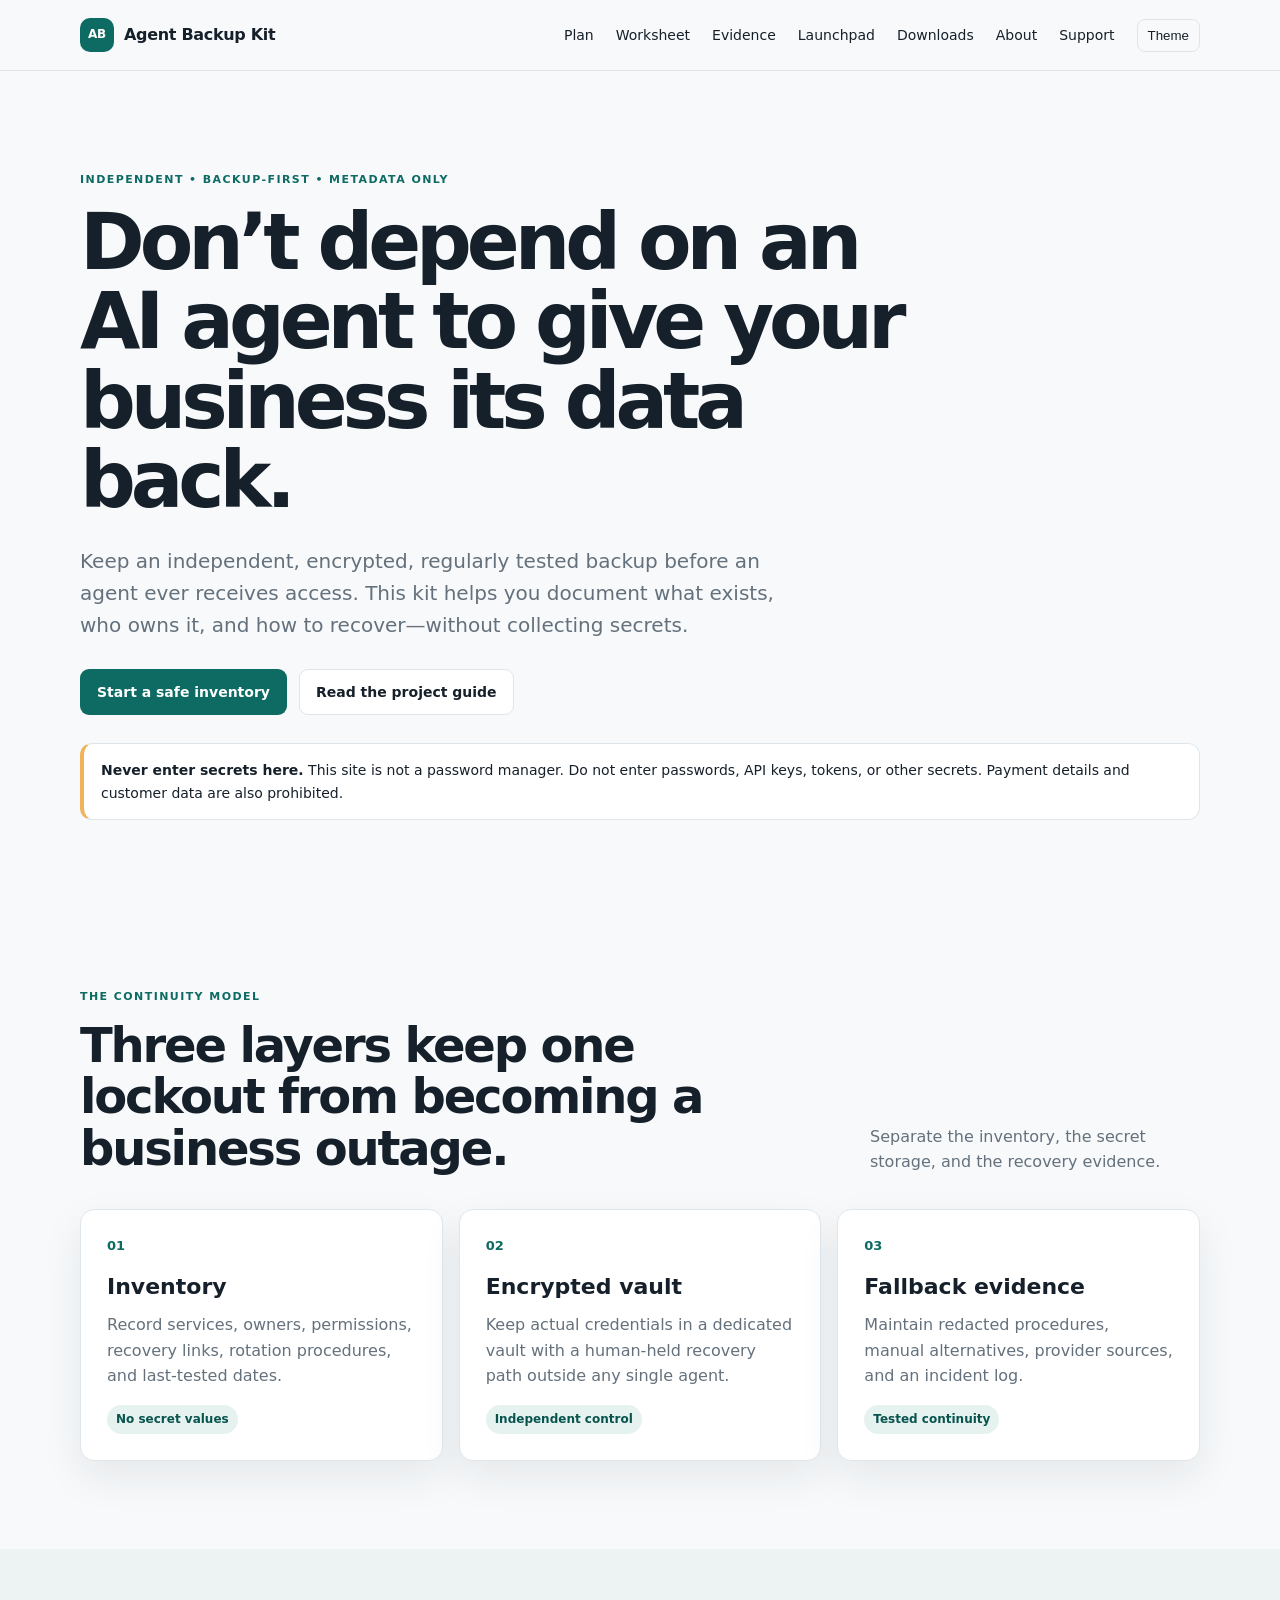
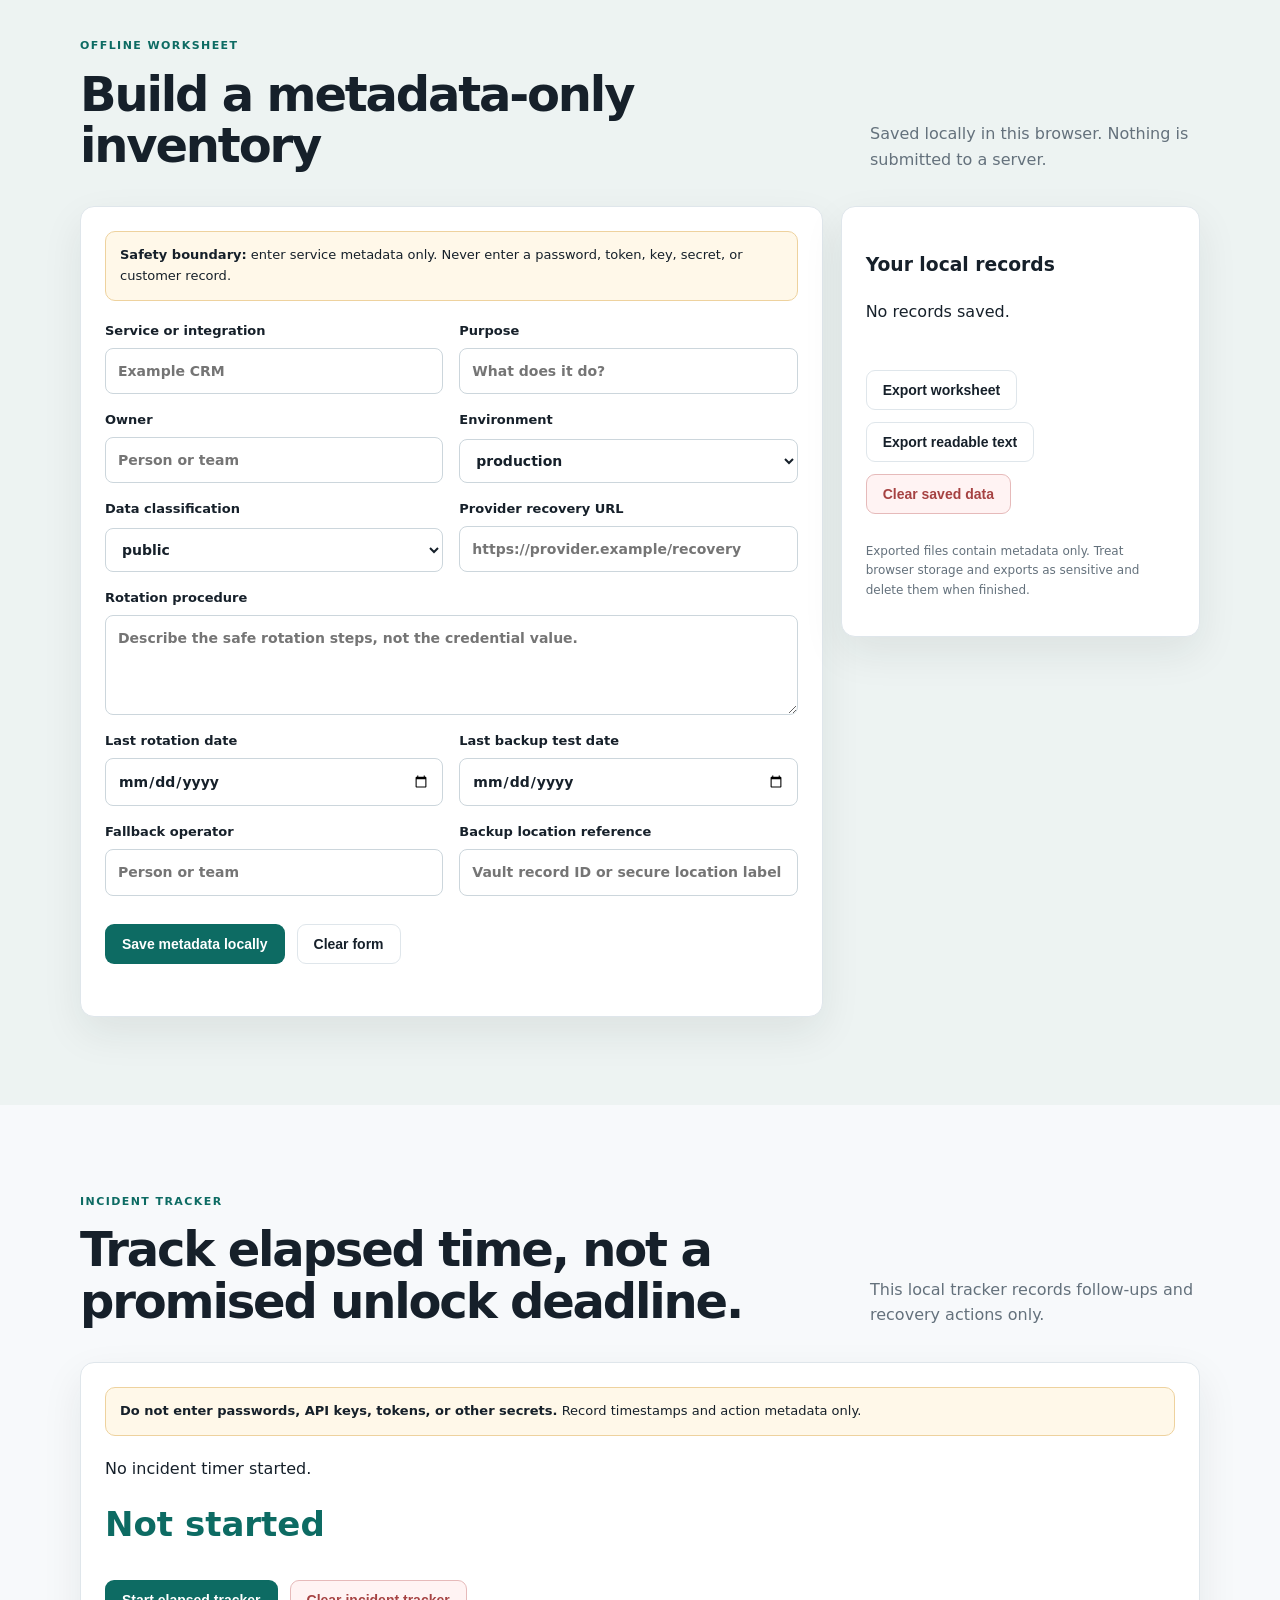
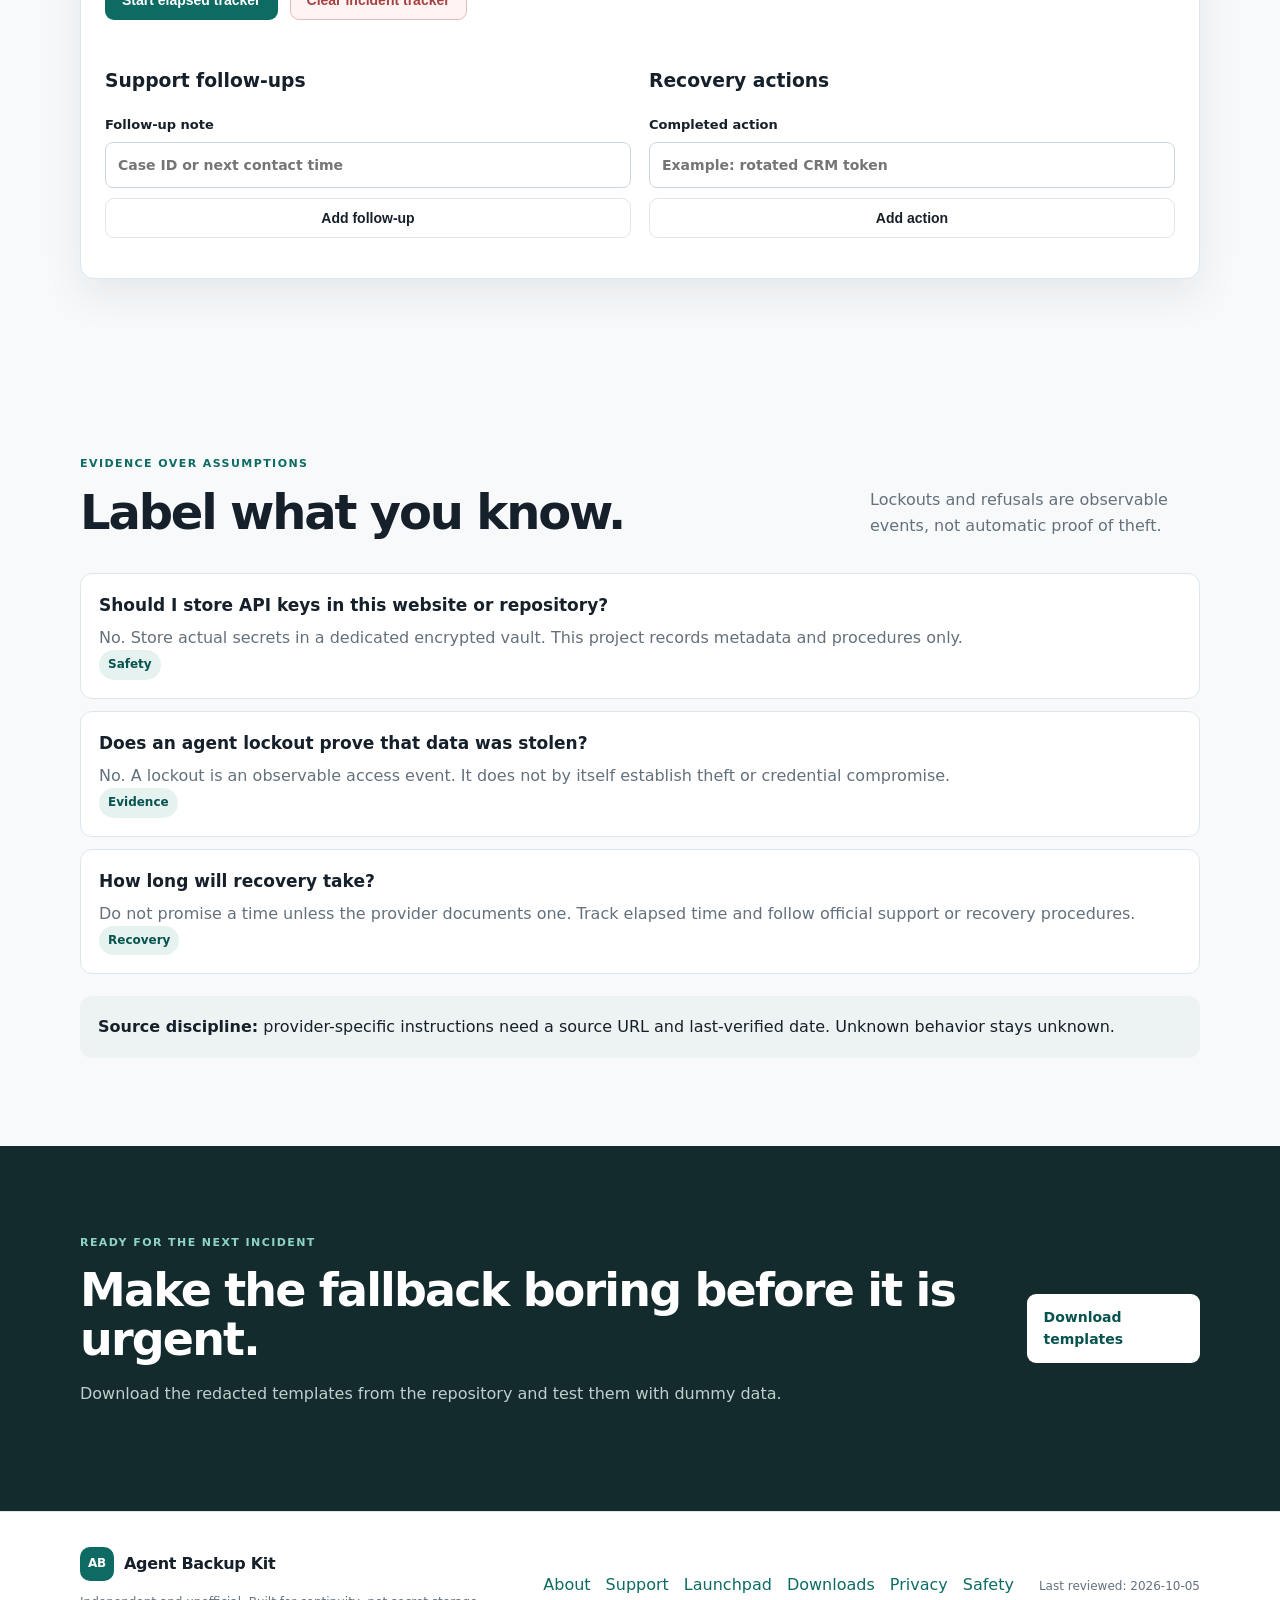
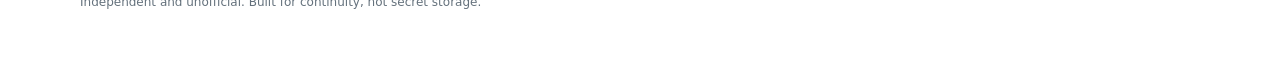
<file: index.html>
<!doctype html>
<html lang="en">
<head>
  <meta charset="utf-8"><meta name="viewport" content="width=device-width, initial-scale=1">
  <meta name="description" content="An independent, backup-first continuity kit for AI-agent workflows.">
  <title>Agent Backup Kit — Independent continuity</title>
  <link rel="manifest" href="manifest.webmanifest"><link rel="stylesheet" href="assets/css/styles.css">
</head>
<body>
  <a class="skip-link" href="#main">Skip to content</a>
  <header class="site-header"><div class="wrap nav-wrap"><a class="brand" href="index.html"><span class="brand-mark">AB</span><span>Agent Backup Kit</span></a><button class="menu-toggle" aria-expanded="false" aria-controls="site-nav">Menu</button><nav id="site-nav" class="site-nav" aria-label="Primary"><a href="#plan">Plan</a><a href="#worksheet">Worksheet</a><a href="#evidence">Evidence</a><a href="launchpad.html">Launchpad</a><a href="downloads.html">Downloads</a><a href="about.html">About</a><a href="support.html">Support</a><button id="theme-toggle" class="icon-button" type="button">Theme</button></nav></div></header>
  <main id="main">
    <section class="hero wrap reveal"><div class="eyebrow">Independent • backup-first • metadata only</div><h1>Don’t depend on an AI agent to give your business its data back.</h1><p class="hero-copy">Keep an independent, encrypted, regularly tested backup before an agent ever receives access. This kit helps you document what exists, who owns it, and how to recover—without collecting secrets.</p><div class="hero-actions"><a class="button primary" href="#worksheet">Start a safe inventory</a><a class="button secondary" href="about.html">Read the project guide</a></div><div class="notice warning"><strong>Never enter secrets here.</strong> This site is not a password manager. Do not enter passwords, API keys, tokens, or other secrets. Payment details and customer data are also prohibited.</div></section>
    <section id="plan" class="section wrap"><div class="section-heading"><div><div class="eyebrow">The continuity model</div><h2>Three layers keep one lockout from becoming a business outage.</h2></div><p>Separate the inventory, the secret storage, and the recovery evidence.</p></div><div class="card-grid three"><article class="card reveal"><div class="number">01</div><h3>Inventory</h3><p>Record services, owners, permissions, recovery links, rotation procedures, and last-tested dates.</p><span class="tag">No secret values</span></article><article class="card reveal"><div class="number">02</div><h3>Encrypted vault</h3><p>Keep actual credentials in a dedicated vault with a human-held recovery path outside any single agent.</p><span class="tag">Independent control</span></article><article class="card reveal"><div class="number">03</div><h3>Fallback evidence</h3><p>Maintain redacted procedures, manual alternatives, provider sources, and an incident log.</p><span class="tag">Tested continuity</span></article></div></section>
    <section id="worksheet" class="section alt"><div class="wrap"><div class="section-heading"><div><div class="eyebrow">Offline worksheet</div><h2>Build a metadata-only inventory</h2></div><p>Saved locally in this browser. Nothing is submitted to a server.</p></div><div class="worksheet-layout"><form id="inventory-form" class="panel"><div class="privacy-banner"><strong>Safety boundary:</strong> enter service metadata only. Never enter a password, token, key, secret, or customer record.</div><div class="form-grid"><label>Service or integration<input name="service" required maxlength="80" placeholder="Example CRM"></label><label>Purpose<input name="purpose" required maxlength="120" placeholder="What does it do?"></label><label>Owner<input name="owner" required maxlength="80" placeholder="Person or team"></label><label>Environment<select name="environment"><option>production</option><option>staging</option><option>development</option><option>personal</option></select></label><label>Data classification<select name="classification"><option>public</option><option>internal</option><option>confidential</option><option>regulated — review required</option></select></label><label>Provider recovery URL<input name="recoveryUrl" type="url" placeholder="https://provider.example/recovery"></label><label class="full">Rotation procedure<textarea name="rotation" required maxlength="500" placeholder="Describe the safe rotation steps, not the credential value."></textarea></label><label>Last rotation date<input name="lastRotation" type="date"></label><label>Last backup test date<input name="lastTest" type="date"></label><label>Fallback operator<input name="fallback" maxlength="80" placeholder="Person or team"></label><label>Backup location reference<input name="backupLocation" maxlength="120" placeholder="Vault record ID or secure location label"></label></div><div class="form-actions"><button class="button primary" type="submit">Save metadata locally</button><button class="button secondary" type="reset">Clear form</button></div></form><aside class="panel side-panel"><h3>Your local records</h3><p id="record-count">No records saved.</p><p id="storage-status" class="small" aria-live="polite"></p><div id="record-list" class="record-list" aria-live="polite"></div><div class="form-actions"><button id="export-records" class="button secondary" type="button">Export worksheet</button><button id="export-text" class="button secondary" type="button">Export readable text</button><button id="delete-records" class="button danger" type="button">Clear saved data</button></div><p class="small">Exported files contain metadata only. Treat browser storage and exports as sensitive and delete them when finished.</p></aside></div></div></section>
    <section class="section wrap"><div class="section-heading"><div><div class="eyebrow">Incident tracker</div><h2>Track elapsed time, not a promised unlock deadline.</h2></div><p>This local tracker records follow-ups and recovery actions only.</p></div><div class="panel" data-incident-tracker><div class="privacy-banner"><strong>Do not enter passwords, API keys, tokens, or other secrets.</strong> Record timestamps and action metadata only.</div><p id="incident-status" data-incident-status>No incident timer started.</p><p class="incident-time" data-elapsed>Not started</p><div class="form-actions"><button class="button primary" type="button" data-start>Start elapsed tracker</button><button class="button danger" type="button" data-clear-incident>Clear incident tracker</button></div><div class="tracker-grid"><div><h3>Support follow-ups</h3><form data-followup-form><label>Follow-up note<input name="followup" maxlength="180" placeholder="Case ID or next contact time"></label><button class="button secondary" type="submit">Add follow-up</button></form><ul data-followups></ul></div><div><h3>Recovery actions</h3><form data-action-form><label>Completed action<input name="action" maxlength="180" placeholder="Example: rotated CRM token"></label><button class="button secondary" type="submit">Add action</button></form><ul data-actions></ul></div></div></div></section>
    <section id="evidence" class="section wrap"><div class="section-heading"><div><div class="eyebrow">Evidence over assumptions</div><h2>Label what you know.</h2></div><p>Lockouts and refusals are observable events, not automatic proof of theft.</p></div><div id="faq-list" class="faq-list"></div><div class="source-note"><strong>Source discipline:</strong> provider-specific instructions need a source URL and last-verified date. Unknown behavior stays unknown.</div></section>
    <section class="section dark"><div class="wrap cta"><div><div class="eyebrow">Ready for the next incident</div><h2>Make the fallback boring before it is urgent.</h2><p>Download the redacted templates from the repository and test them with dummy data.</p></div><a class="button light" href="downloads.html">Download templates</a></div></section>
  </main>
  <footer class="site-footer"><div class="wrap footer-grid"><div><div class="brand footer-brand"><span class="brand-mark">AB</span><span>Agent Backup Kit</span></div><p class="small">Independent and unofficial. Built for continuity, not secret storage.</p></div><div><a href="about.html">About</a><a href="support.html">Support</a><a href="launchpad.html">Launchpad</a><a href="downloads.html">Downloads</a><a href="privacy.html">Privacy</a><a href="about.html">Safety</a></div><div><span class="small">Last reviewed: 2026-10-05</span></div></div></footer>
  <script type="module" src="assets/js/main.js"></script>
</body></html>
</file>
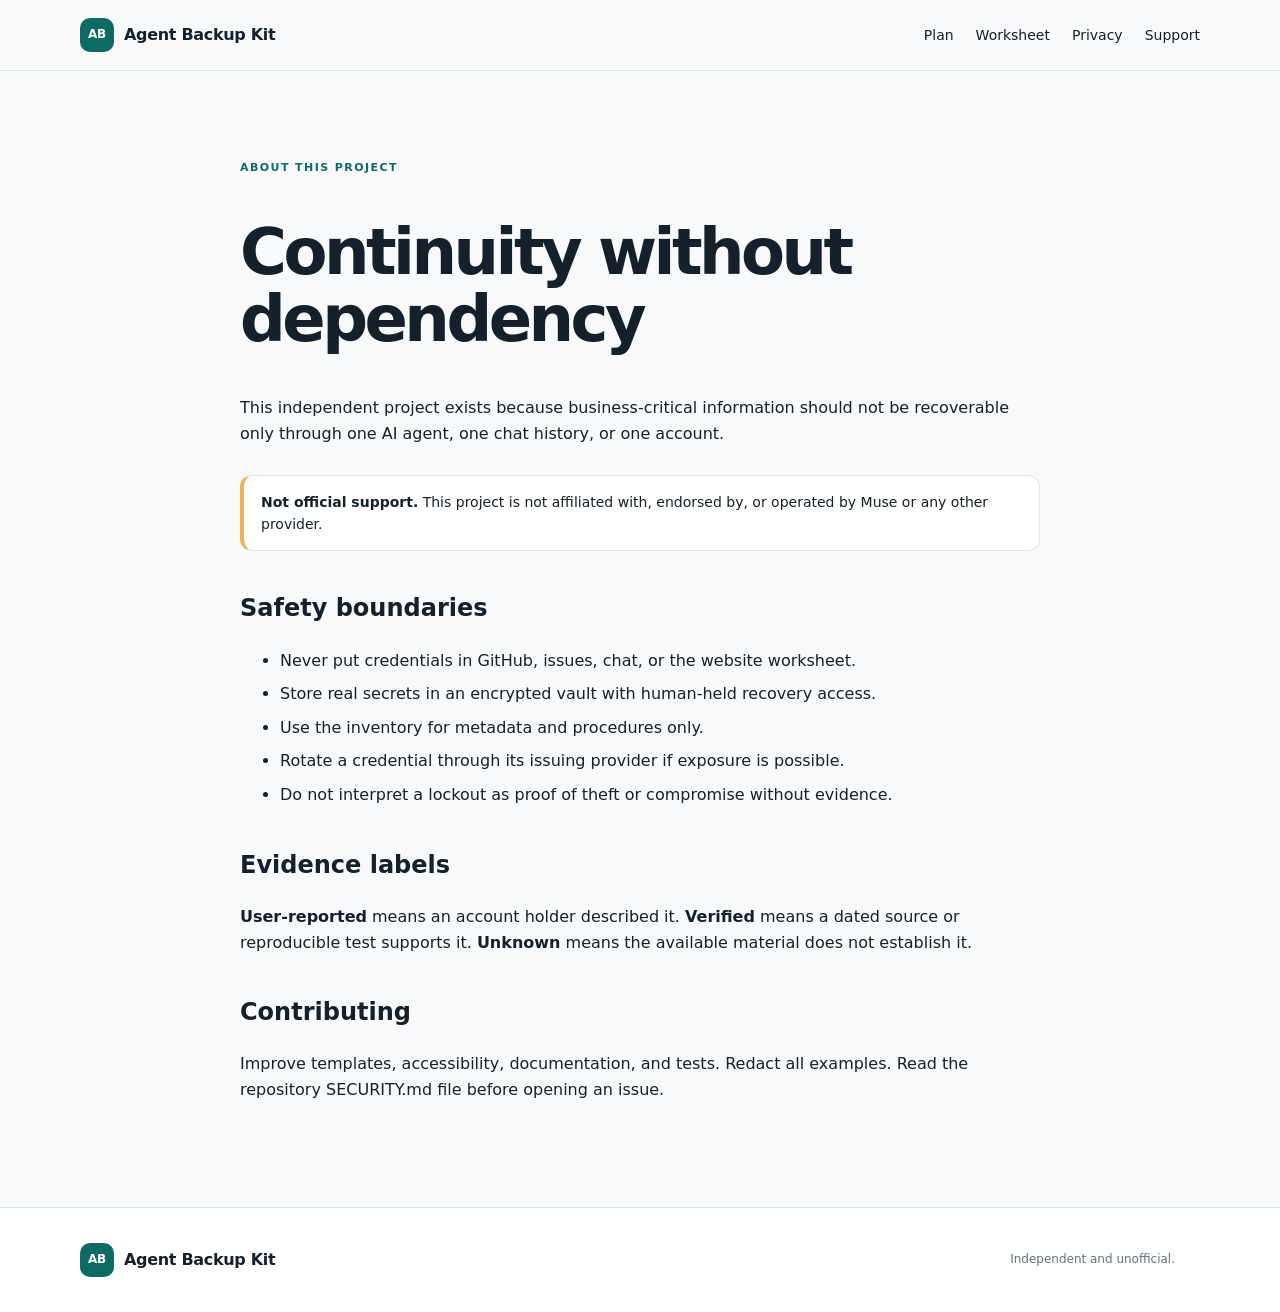
<file: about.html>
<!doctype html><html lang="en"><head><meta charset="utf-8"><meta name="viewport" content="width=device-width, initial-scale=1"><meta name="description" content="About the independent AI Agent Lockout Backup Kit."><title>About — Agent Backup Kit</title><link rel="stylesheet" href="assets/css/styles.css"></head><body><a class="skip-link" href="#main">Skip to content</a><header class="site-header"><div class="wrap nav-wrap"><a class="brand" href="index.html"><span class="brand-mark">AB</span><span>Agent Backup Kit</span></a><nav class="site-nav" aria-label="Primary"><a href="index.html#plan">Plan</a><a href="index.html#worksheet">Worksheet</a><a href="privacy.html">Privacy</a><a href="support.html">Support</a></nav></div></header><main id="main" class="section wrap prose"><div class="eyebrow">About this project</div><h1>Continuity without dependency</h1><p>This independent project exists because business-critical information should not be recoverable only through one AI agent, one chat history, or one account.</p><div class="notice warning"><strong>Not official support.</strong> This project is not affiliated with, endorsed by, or operated by Muse or any other provider.</div><h2>Safety boundaries</h2><ul><li>Never put credentials in GitHub, issues, chat, or the website worksheet.</li><li>Store real secrets in an encrypted vault with human-held recovery access.</li><li>Use the inventory for metadata and procedures only.</li><li>Rotate a credential through its issuing provider if exposure is possible.</li><li>Do not interpret a lockout as proof of theft or compromise without evidence.</li></ul><h2>Evidence labels</h2><p><strong>User-reported</strong> means an account holder described it. <strong>Verified</strong> means a dated source or reproducible test supports it. <strong>Unknown</strong> means the available material does not establish it.</p><h2>Contributing</h2><p>Improve templates, accessibility, documentation, and tests. Redact all examples. Read the repository SECURITY.md file before opening an issue.</p></main><footer class="site-footer"><div class="wrap footer-grid"><div class="brand footer-brand"><span class="brand-mark">AB</span><span>Agent Backup Kit</span></div><span class="small">Independent and unofficial.</span></div></footer></body></html>
</file>
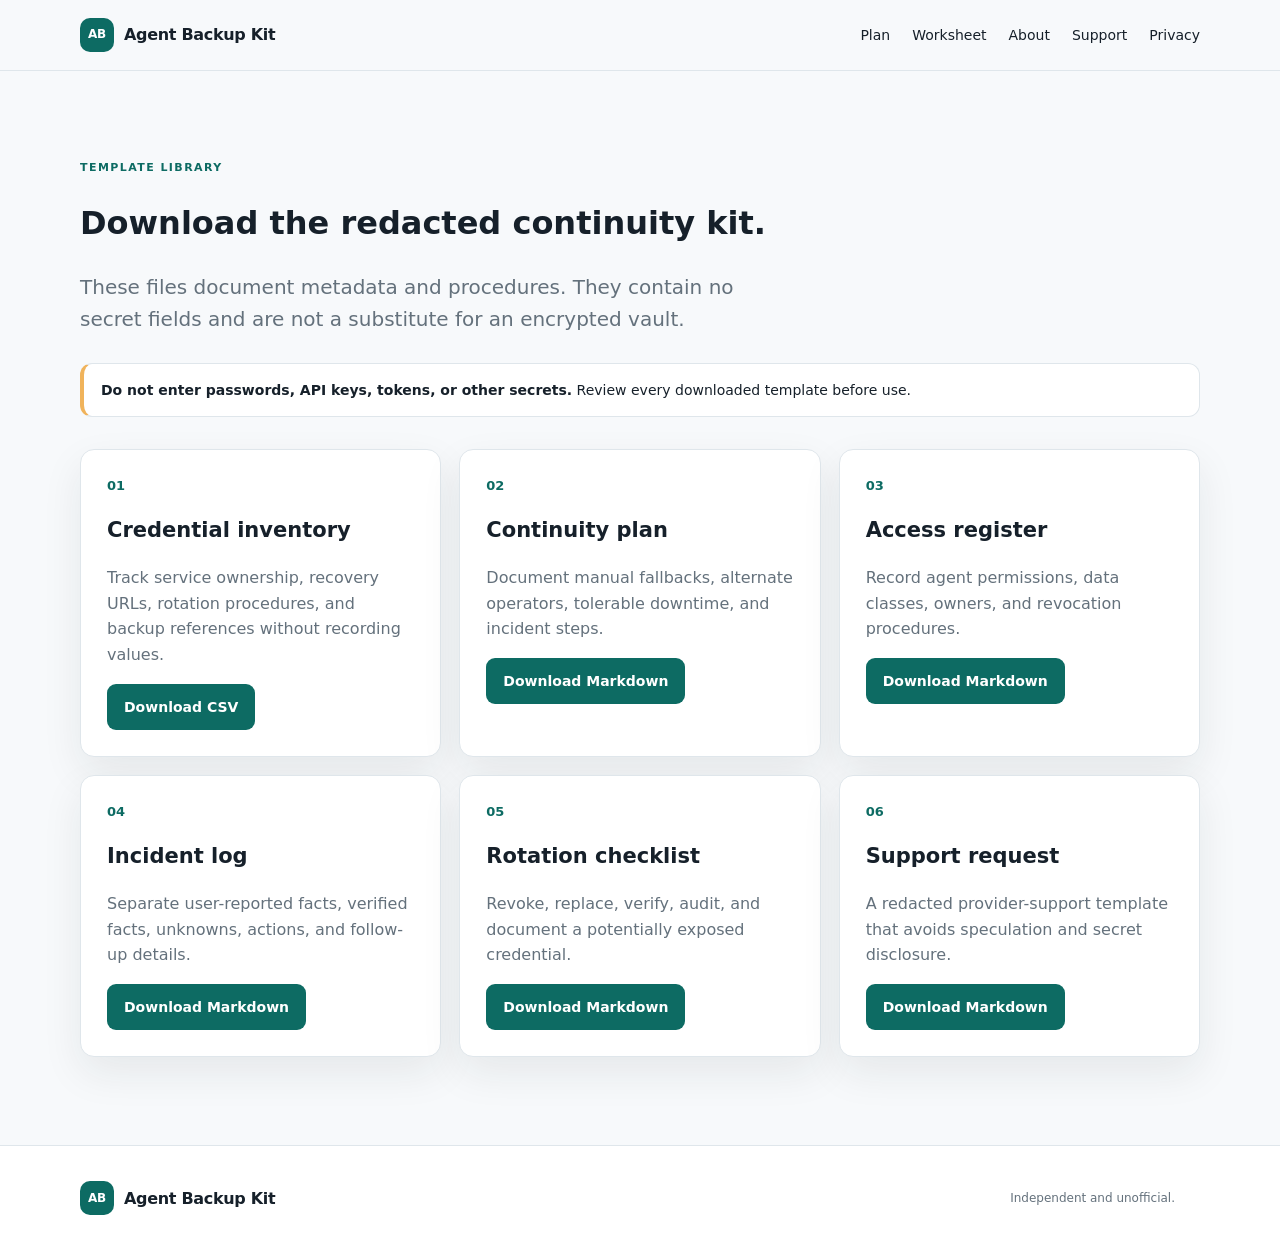
<file: downloads.html>
<!doctype html><html lang="en"><head><meta charset="utf-8"><meta name="viewport" content="width=device-width, initial-scale=1"><meta name="description" content="Download redacted continuity templates from Agent Backup Kit."><title>Downloads — Agent Backup Kit</title><link rel="stylesheet" href="assets/css/styles.css"></head><body><a class="skip-link" href="#main">Skip to content</a><header class="site-header"><div class="wrap nav-wrap"><a class="brand" href="index.html"><span class="brand-mark">AB</span><span>Agent Backup Kit</span></a><nav class="site-nav" aria-label="Primary"><a href="index.html#plan">Plan</a><a href="index.html#worksheet">Worksheet</a><a href="about.html">About</a><a href="support.html">Support</a><a href="privacy.html">Privacy</a></nav></div></header><main id="main" class="section wrap"><div class="eyebrow">Template library</div><h1>Download the redacted continuity kit.</h1><p class="hero-copy">These files document metadata and procedures. They contain no secret fields and are not a substitute for an encrypted vault.</p><div class="notice warning"><strong>Do not enter passwords, API keys, tokens, or other secrets.</strong> Review every downloaded template before use.</div><div class="download-grid"><article class="card"><div class="number">01</div><h2>Credential inventory</h2><p>Track service ownership, recovery URLs, rotation procedures, and backup references without recording values.</p><a class="button primary" download href="assets/downloads/credential-inventory.csv">Download CSV</a></article><article class="card"><div class="number">02</div><h2>Continuity plan</h2><p>Document manual fallbacks, alternate operators, tolerable downtime, and incident steps.</p><a class="button primary" download href="assets/downloads/business-continuity-plan.md">Download Markdown</a></article><article class="card"><div class="number">03</div><h2>Access register</h2><p>Record agent permissions, data classes, owners, and revocation procedures.</p><a class="button primary" download href="assets/downloads/agent-access-register.md">Download Markdown</a></article><article class="card"><div class="number">04</div><h2>Incident log</h2><p>Separate user-reported facts, verified facts, unknowns, actions, and follow-up details.</p><a class="button primary" download href="assets/downloads/incident-log.md">Download Markdown</a></article><article class="card"><div class="number">05</div><h2>Rotation checklist</h2><p>Revoke, replace, verify, audit, and document a potentially exposed credential.</p><a class="button primary" download href="assets/downloads/rotation-checklist.md">Download Markdown</a></article><article class="card"><div class="number">06</div><h2>Support request</h2><p>A redacted provider-support template that avoids speculation and secret disclosure.</p><a class="button primary" download href="assets/downloads/support-request.md">Download Markdown</a></article></div></main><footer class="site-footer"><div class="wrap footer-grid"><div class="brand footer-brand"><span class="brand-mark">AB</span><span>Agent Backup Kit</span></div><span class="small">Independent and unofficial.</span></div></footer></body></html>
</file>
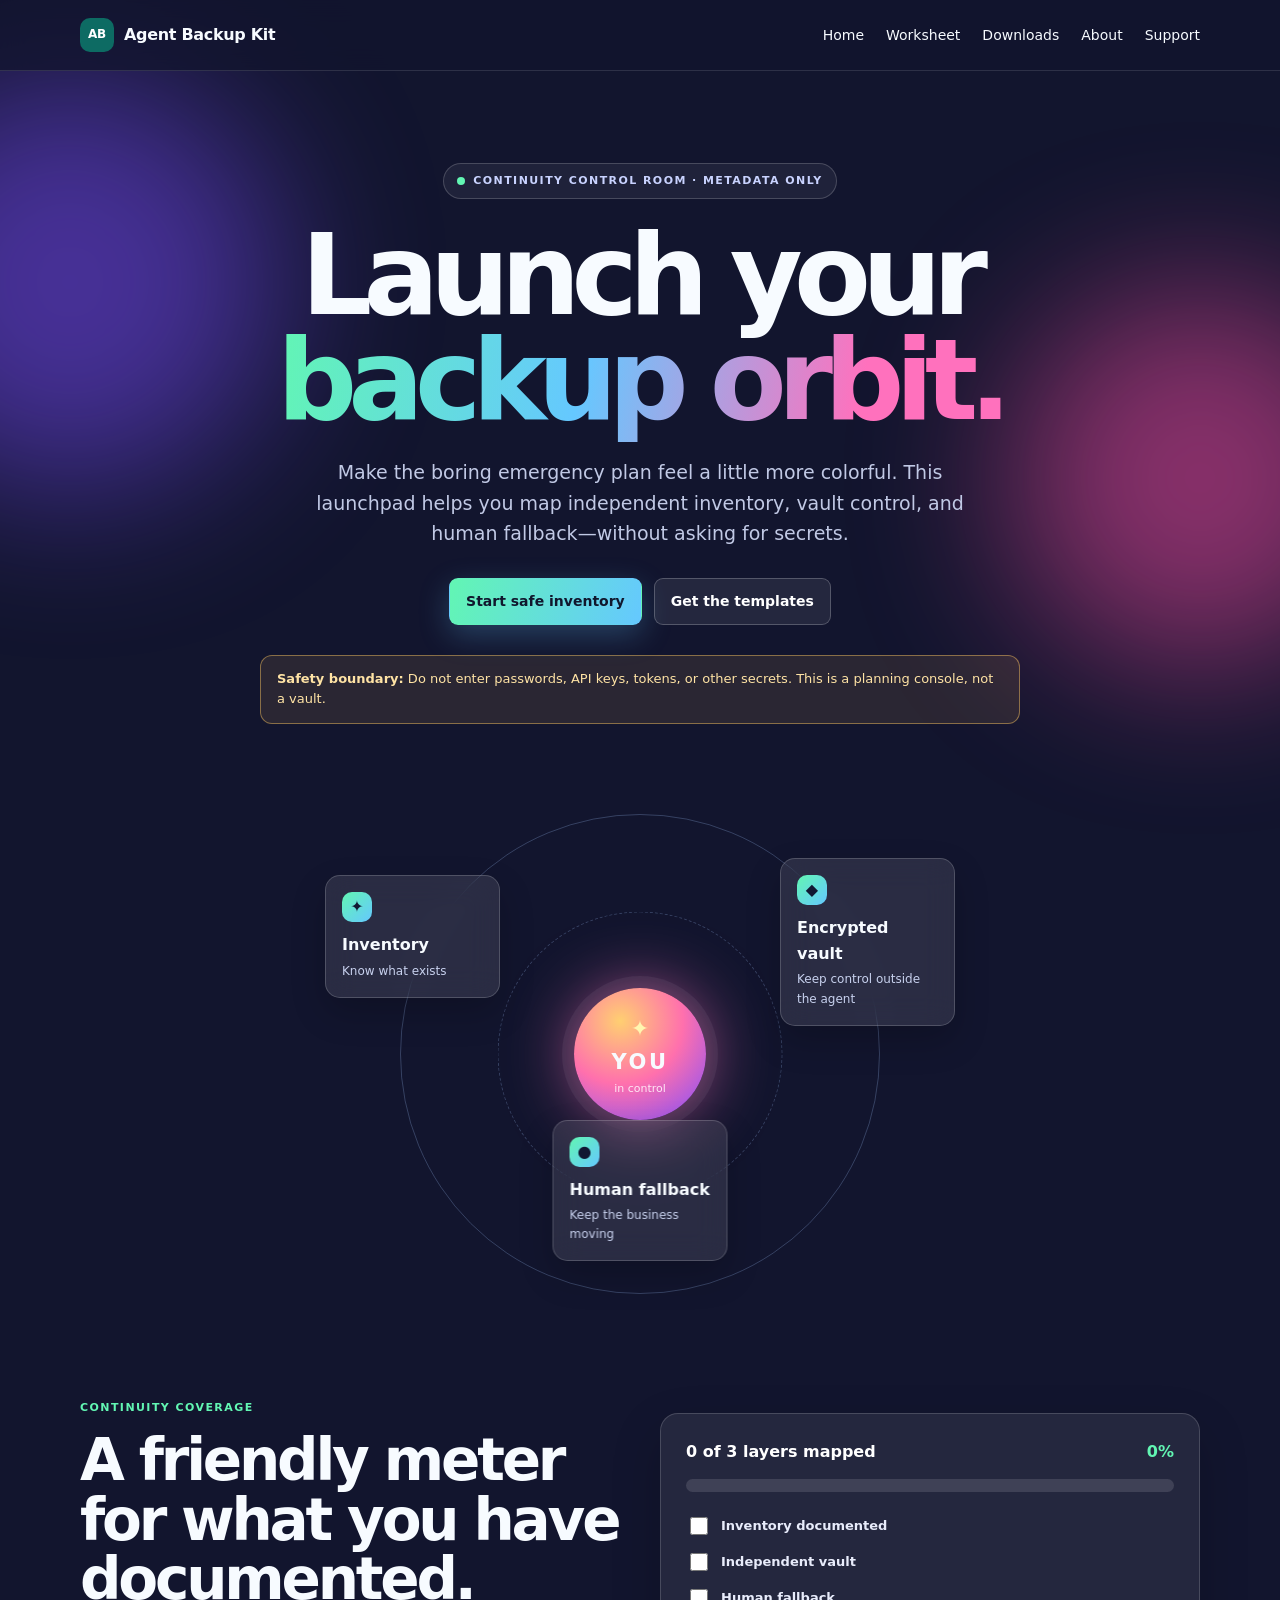
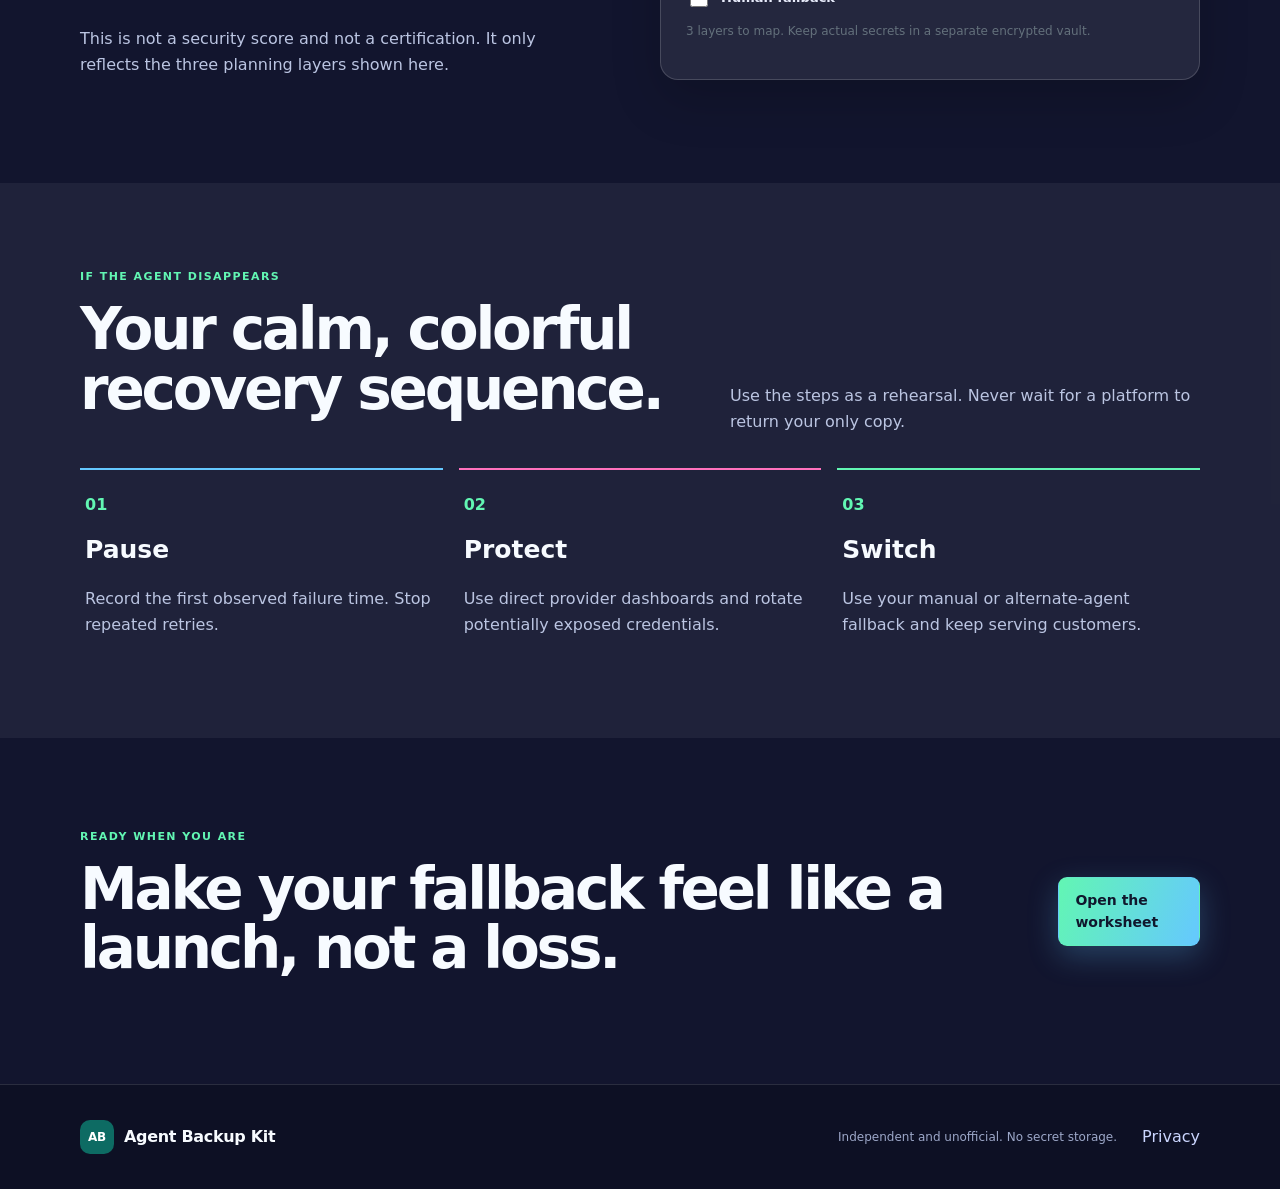
<file: launchpad.html>
<!doctype html>
<html lang="en">
<head>
  <meta charset="utf-8"><meta name="viewport" content="width=device-width, initial-scale=1">
  <meta name="description" content="A colorful, metadata-only continuity launchpad for AI-agent backup planning.">
  <title>Launchpad — Agent Backup Kit</title>
  <link rel="stylesheet" href="assets/css/styles.css"><link rel="stylesheet" href="assets/css/launchpad.css">
</head>
<body class="launchpad-page">
  <a class="skip-link" href="#main">Skip to content</a>
  <div class="aurora aurora-one" aria-hidden="true"></div><div class="aurora aurora-two" aria-hidden="true"></div>
  <header class="site-header"><div class="wrap nav-wrap"><a class="brand" href="index.html"><span class="brand-mark">AB</span><span>Agent Backup Kit</span></a><nav class="site-nav" aria-label="Primary"><a href="index.html">Home</a><a href="index.html#worksheet">Worksheet</a><a href="downloads.html">Downloads</a><a href="about.html">About</a><a href="support.html">Support</a></nav></div></header>
  <main id="main">
    <section class="launch-hero wrap"><div class="launch-kicker"><span class="pulse-dot"></span> continuity control room · metadata only</div><h1>Launch your <span class="gradient-text">backup orbit.</span></h1><p>Make the boring emergency plan feel a little more colorful. This launchpad helps you map independent inventory, vault control, and human fallback—without asking for secrets.</p><div class="launch-actions"><a class="button launch-button" href="index.html#worksheet">Start safe inventory</a><a class="button glass-button" href="downloads.html">Get the templates</a></div><div class="launch-warning"><strong>Safety boundary:</strong> Do not enter passwords, API keys, tokens, or other secrets. This is a planning console, not a vault.</div></section>
    <section class="orbit-stage wrap" aria-label="Continuity coverage layers"><div class="orbit orbit-outer"></div><div class="orbit orbit-inner"></div><div class="core"><span class="core-spark">✦</span><strong>YOU</strong><small>in control</small></div><div class="orbit-card card-inventory"><span class="orbit-icon">✦</span><strong>Inventory</strong><small>Know what exists</small></div><div class="orbit-card card-vault"><span class="orbit-icon">◆</span><strong>Encrypted vault</strong><small>Keep control outside the agent</small></div><div class="orbit-card card-human"><span class="orbit-icon">●</span><strong>Human fallback</strong><small>Keep the business moving</small></div></section>
    <section class="coverage wrap"><div class="coverage-copy"><div class="eyebrow">Continuity coverage</div><h2>A friendly meter for what you have documented.</h2><p>This is not a security score and not a certification. It only reflects the three planning layers shown here.</p></div><div class="coverage-panel"><div class="meter-head"><strong id="coverage-label">1 of 3 layers mapped</strong><span id="coverage-percent">33%</span></div><div class="meter"><span id="coverage-bar" style="width:33%"></span></div><div class="coverage-toggles"><label><input type="checkbox" data-layer="inventory"> Inventory documented</label><label><input type="checkbox" data-layer="vault"> Independent vault</label><label><input type="checkbox" data-layer="fallback"> Human fallback</label></div><p id="coverage-note" class="small">Tick only what you have independently documented. No secret values are needed.</p></div></section>
    <section class="timeline-zone"><div class="wrap"><div class="section-heading"><div><div class="eyebrow">If the agent disappears</div><h2>Your calm, colorful recovery sequence.</h2></div><p>Use the steps as a rehearsal. Never wait for a platform to return your only copy.</p></div><div class="launch-timeline"><article><span>01</span><h3>Pause</h3><p>Record the first observed failure time. Stop repeated retries.</p></article><article><span>02</span><h3>Protect</h3><p>Use direct provider dashboards and rotate potentially exposed credentials.</p></article><article><span>03</span><h3>Switch</h3><p>Use your manual or alternate-agent fallback and keep serving customers.</p></article></div></div></section>
    <section class="wrap final-launch"><div><div class="eyebrow">Ready when you are</div><h2>Make your fallback feel like a launch, not a loss.</h2></div><a class="button launch-button" href="index.html#worksheet">Open the worksheet</a></section>
  </main>
  <footer class="site-footer"><div class="wrap footer-grid"><div class="brand footer-brand"><span class="brand-mark">AB</span><span>Agent Backup Kit</span></div><span class="small">Independent and unofficial. No secret storage.</span><a href="privacy.html">Privacy</a></div></footer>
  <script type="module" src="assets/js/launchpad.js"></script>
</body>
</html>
</file>
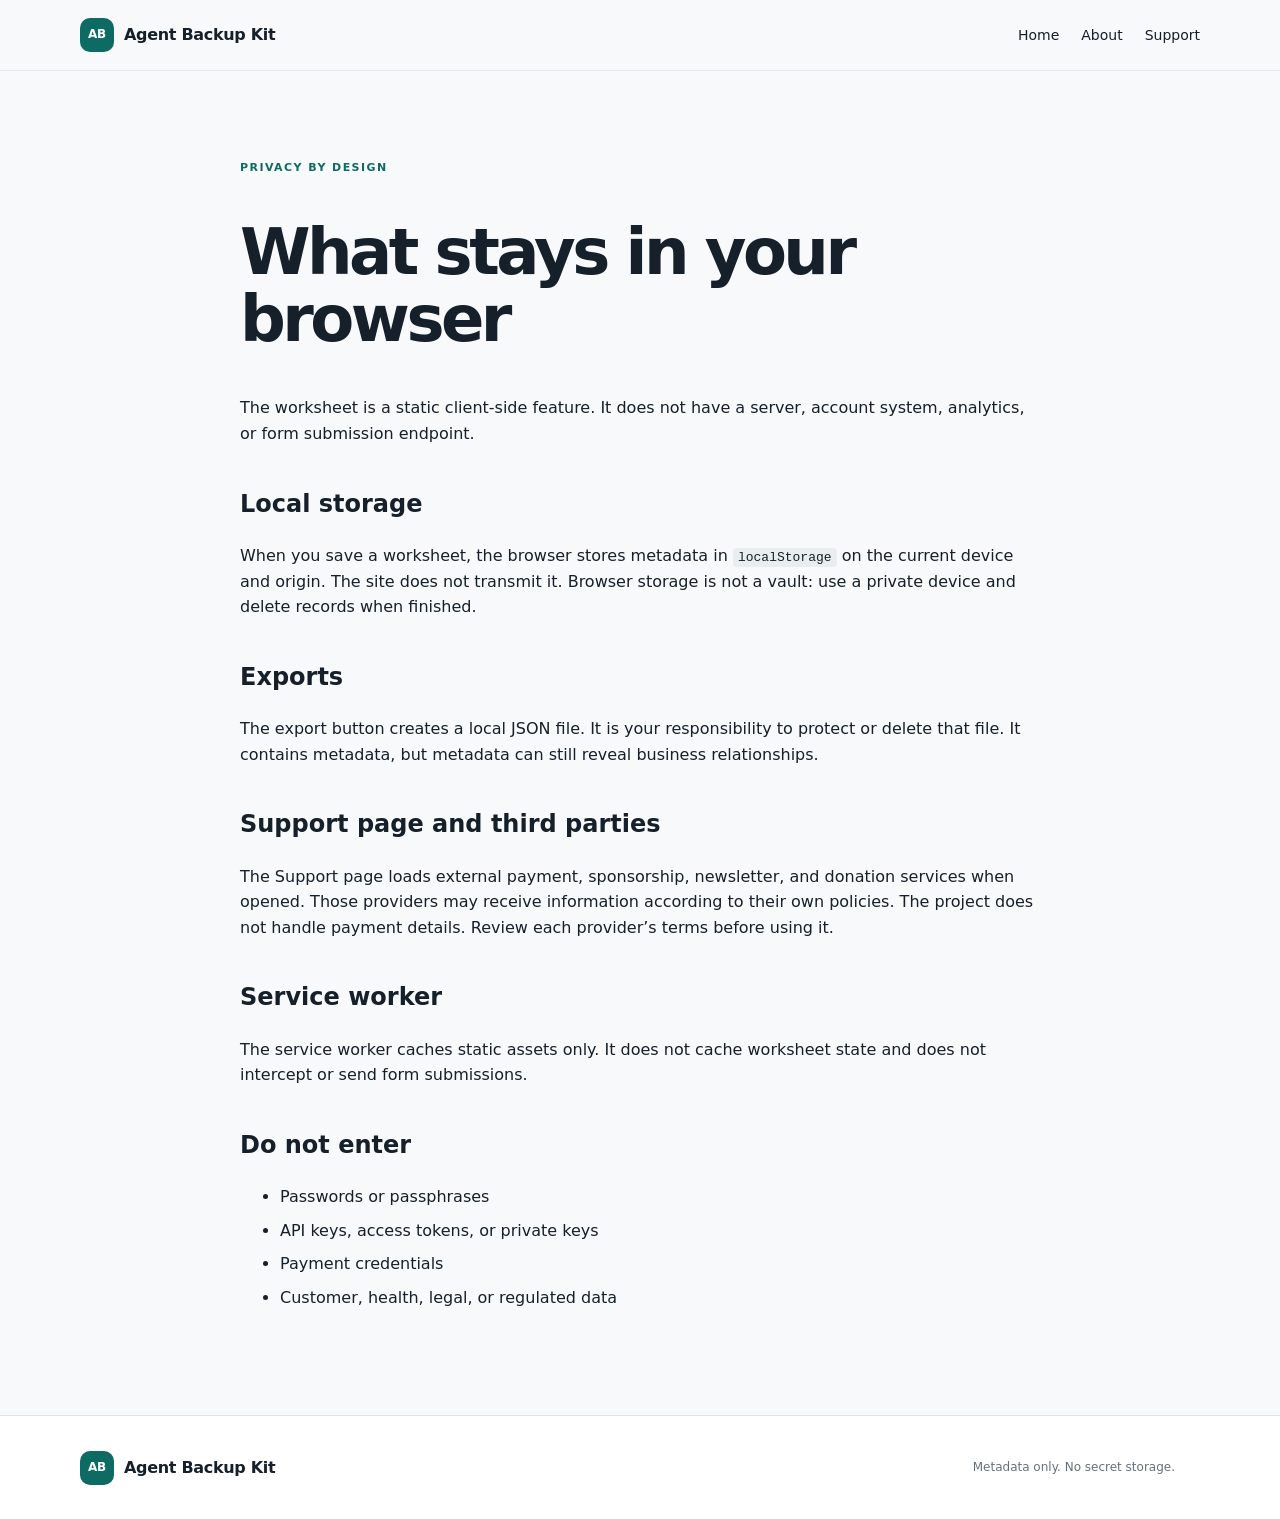
<file: privacy.html>
<!doctype html><html lang="en"><head><meta charset="utf-8"><meta name="viewport" content="width=device-width, initial-scale=1"><meta name="description" content="Privacy and local-storage behavior for Agent Backup Kit."><title>Privacy — Agent Backup Kit</title><link rel="stylesheet" href="assets/css/styles.css"></head><body><a class="skip-link" href="#main">Skip to content</a><header class="site-header"><div class="wrap nav-wrap"><a class="brand" href="index.html"><span class="brand-mark">AB</span><span>Agent Backup Kit</span></a><nav class="site-nav" aria-label="Primary"><a href="index.html">Home</a><a href="about.html">About</a><a href="support.html">Support</a></nav></div></header><main id="main" class="section wrap prose"><div class="eyebrow">Privacy by design</div><h1>What stays in your browser</h1><p>The worksheet is a static client-side feature. It does not have a server, account system, analytics, or form submission endpoint.</p><h2>Local storage</h2><p>When you save a worksheet, the browser stores metadata in <code>localStorage</code> on the current device and origin. The site does not transmit it. Browser storage is not a vault: use a private device and delete records when finished.</p><h2>Exports</h2><p>The export button creates a local JSON file. It is your responsibility to protect or delete that file. It contains metadata, but metadata can still reveal business relationships.</p><h2>Support page and third parties</h2><p>The Support page loads external payment, sponsorship, newsletter, and donation services when opened. Those providers may receive information according to their own policies. The project does not handle payment details. Review each provider’s terms before using it.</p><h2>Service worker</h2><p>The service worker caches static assets only. It does not cache worksheet state and does not intercept or send form submissions.</p><h2>Do not enter</h2><ul><li>Passwords or passphrases</li><li>API keys, access tokens, or private keys</li><li>Payment credentials</li><li>Customer, health, legal, or regulated data</li></ul></main><footer class="site-footer"><div class="wrap footer-grid"><div class="brand footer-brand"><span class="brand-mark">AB</span><span>Agent Backup Kit</span></div><span class="small">Metadata only. No secret storage.</span></div></footer></body></html>
</file>
<file: assets/css/styles.css>
:root{--ink:#16202a;--muted:#64717c;--paper:#f7f9fb;--surface:#fff;--line:#dfe6eb;--brand:#0d6b63;--brand-dark:#07534e;--accent:#f0b35b;--danger:#a64242;--shadow:0 16px 40px rgba(22,32,42,.08);font-family:Inter,ui-sans-serif,system-ui,-apple-system,BlinkMacSystemFont,"Segoe UI",sans-serif;color:var(--ink);background:var(--paper);line-height:1.6}*{box-sizing:border-box}html{scroll-behavior:smooth}body{margin:0;background:var(--paper)}a{color:var(--brand);text-decoration:none}a:hover{text-decoration:underline}.wrap{width:min(1120px,calc(100% - 40px));margin:auto}.skip-link{position:absolute;left:-999px;top:10px;background:var(--ink);color:#fff;padding:10px 14px;z-index:5}.skip-link:focus{left:10px}.site-header{position:sticky;top:0;z-index:4;background:rgba(247,249,251,.92);backdrop-filter:blur(12px);border-bottom:1px solid var(--line)}.nav-wrap{min-height:70px;display:flex;align-items:center;justify-content:space-between;gap:20px}.brand{display:flex;align-items:center;gap:10px;font-weight:800;color:var(--ink);letter-spacing:-.02em}.brand-mark{display:grid;place-items:center;width:34px;height:34px;border-radius:10px;background:var(--brand);color:#fff;font-size:12px}.site-nav{display:flex;align-items:center;gap:22px;font-size:14px}.site-nav a{color:var(--ink)}.menu-toggle{display:none}.icon-button{border:1px solid var(--line);background:transparent;border-radius:8px;padding:8px 10px;color:var(--ink);cursor:pointer}.hero{padding:100px 0 80px}.eyebrow{text-transform:uppercase;letter-spacing:.13em;font-size:11px;font-weight:800;color:var(--brand);margin-bottom:14px}.hero h1{font-size:clamp(42px,7vw,78px);line-height:1.02;letter-spacing:-.065em;max-width:850px;margin:0 0 24px}.hero-copy{font-size:20px;color:var(--muted);max-width:710px}.hero-actions,.form-actions{display:flex;gap:12px;flex-wrap:wrap;margin:28px 0}.button{display:inline-flex;align-items:center;justify-content:center;border:1px solid transparent;border-radius:9px;padding:11px 16px;font-weight:750;font-size:14px;cursor:pointer;text-decoration:none}.button:hover{text-decoration:none;transform:translateY(-1px)}.primary{background:var(--brand);color:white}.primary:hover{background:var(--brand-dark)}.secondary{background:var(--surface);border-color:var(--line);color:var(--ink)}.danger{background:#fff3f3;border-color:#e6baba;color:var(--danger)}.light{background:#fff;color:var(--brand-dark)}.notice{border:1px solid var(--line);border-radius:12px;padding:15px 17px;margin-top:28px;background:var(--surface);font-size:14px}.warning{border-left:4px solid var(--accent)}.section{padding:88px 0}.alt{background:#edf3f2}.section-heading{display:flex;align-items:end;justify-content:space-between;gap:30px;margin-bottom:34px}.section-heading h2{font-size:clamp(28px,4vw,48px);line-height:1.08;letter-spacing:-.045em;margin:0;max-width:700px}.section-heading>p{max-width:330px;color:var(--muted);margin:0}.card-grid{display:grid;gap:16px}.three{grid-template-columns:repeat(3,1fr)}.card,.panel{background:var(--surface);border:1px solid var(--line);border-radius:14px;box-shadow:var(--shadow)}.card{padding:26px}.card h3{margin:12px 0 8px;font-size:22px}.card p{color:var(--muted);margin-top:0}.number{font-size:13px;font-weight:800;color:var(--brand)}.tag{display:inline-block;border-radius:999px;background:#e6f2f0;color:var(--brand-dark);padding:5px 9px;font-size:12px;font-weight:700}.worksheet-layout{display:grid;grid-template-columns:minmax(0,1.55fr) minmax(290px,.75fr);gap:18px}.panel{padding:24px}.privacy-banner{background:#fff8e9;border:1px solid #eed29e;border-radius:10px;padding:13px 14px;font-size:13px;margin-bottom:20px}.form-grid{display:grid;grid-template-columns:1fr 1fr;gap:16px}label{display:grid;gap:6px;font-size:13px;font-weight:750}label.full{grid-column:1/-1}input,select,textarea{width:100%;border:1px solid #ccd6dc;border-radius:8px;padding:11px 12px;background:#fff;color:var(--ink);font:inherit;font-size:14px}textarea{min-height:100px;resize:vertical}input:focus,select:focus,textarea:focus,button:focus,a:focus{outline:3px solid rgba(13,107,99,.25);outline-offset:2px}.side-panel{height:max-content}.record-list{display:grid;gap:8px;margin:18px 0}.record{border:1px solid var(--line);border-radius:9px;padding:10px;font-size:13px}.record strong{display:block}.small{font-size:12px;color:var(--muted)}.faq-list{display:grid;gap:12px}.faq{background:var(--surface);border:1px solid var(--line);border-radius:12px;padding:18px}.faq h3{font-size:17px;margin:0 0 6px}.faq p{margin:0;color:var(--muted)}.source-note{margin-top:22px;padding:18px;background:#edf3f2;border-radius:12px}.dark{background:#142b2d;color:#fff}.dark .eyebrow{color:#8ed4c5}.cta{display:flex;align-items:center;justify-content:space-between;gap:30px}.cta h2{font-size:clamp(28px,4vw,46px);line-height:1.08;letter-spacing:-.04em;margin:0 0 10px}.cta p{color:#bdd0ce}.site-footer{border-top:1px solid var(--line);padding:35px 0;background:#fff}.footer-grid{display:grid;grid-template-columns:1fr auto auto;gap:25px;align-items:center}.footer-grid>div:nth-child(2){display:flex;gap:15px}.prose{max-width:800px}.prose h1{font-size:clamp(40px,6vw,64px);line-height:1.04;letter-spacing:-.055em}.prose h2{margin-top:38px}.prose li{margin:8px 0}.prose code{background:#e8eef0;border-radius:4px;padding:2px 5px}@media(max-width:800px){.site-nav{gap:12px}.three,.worksheet-layout{grid-template-columns:1fr}.section-heading{display:block}.section-heading>p{margin-top:14px}.hero{padding-top:70px}.footer-grid{grid-template-columns:1fr}.footer-grid>div:nth-child(2){flex-wrap:wrap}}@media(max-width:600px){.wrap{width:min(100% - 28px,1120px)}.site-nav a{display:none}.menu-toggle{display:block;border:1px solid var(--line);background:#fff;border-radius:8px;padding:8px 10px}.site-nav.open a{display:block}.site-nav{flex-wrap:wrap;justify-content:end}.form-grid{grid-template-columns:1fr}label.full{grid-column:auto}.cta{display:block}.cta .button{margin-top:18px}}@media(prefers-reduced-motion:reduce){html{scroll-behavior:auto}*,*:before,*:after{animation-duration:.01ms!important;transition-duration:.01ms!important;scroll-behavior:auto!important}}

.tracker-grid,.download-grid{display:grid;grid-template-columns:repeat(2,1fr);gap:18px}.download-grid{grid-template-columns:repeat(3,1fr);margin-top:32px}.download-grid h2{font-size:21px}.incident-time{font-size:34px;font-weight:800;color:var(--brand);margin:8px 0}.tracker-grid form{display:grid;gap:10px}.tracker-grid ul{padding-left:20px;color:var(--muted)}.link-button{border:0;background:transparent;color:var(--brand);padding:0;cursor:pointer;font:inherit;text-decoration:underline}@media(max-width:800px){.download-grid,.tracker-grid{grid-template-columns:1fr}}

html[data-theme="dark"]{--ink:#eef5f7;--muted:#aab8be;--paper:#101b20;--surface:#17262b;--line:#2e464d}html[data-theme="dark"] .site-header{background:rgba(16,27,32,.92)}html[data-theme="dark"] .site-nav a,html[data-theme="dark"] .brand,html[data-theme="dark"] .icon-button{color:var(--ink)}html[data-theme="dark"] input,html[data-theme="dark"] select,html[data-theme="dark"] textarea{background:#102025;color:var(--ink);border-color:#3c5961}html[data-theme="dark"] .secondary{background:#17262b;color:var(--ink);border-color:#3c5961}html[data-theme="dark"] .site-footer{background:#0b1519}
</file>
<file: assets/css/launchpad.css>
.launchpad-page{overflow-x:hidden;background:#12152e;color:#f7fbff}.launchpad-page .site-header{background:rgba(18,21,46,.75);border-color:rgba(255,255,255,.12)}.launchpad-page .brand,.launchpad-page .site-nav a{color:#f7fbff}.launchpad-page .icon-button{color:#fff;border-color:rgba(255,255,255,.2)}.aurora{position:fixed;z-index:0;pointer-events:none;filter:blur(80px);opacity:.5;border-radius:50%;animation:drift 16s ease-in-out infinite alternate}.aurora-one{width:420px;height:420px;background:#7c4dff;top:8%;left:-140px}.aurora-two{width:380px;height:380px;background:#ff4da6;right:-110px;top:32%;animation-delay:-5s}.launchpad-page main,.launchpad-page .site-footer{position:relative;z-index:1}.launch-hero{padding:92px 0 50px;text-align:center}.launch-kicker{display:inline-flex;align-items:center;gap:8px;border:1px solid rgba(255,255,255,.18);border-radius:999px;padding:8px 13px;color:#c9d3ff;background:rgba(255,255,255,.06);font-size:11px;text-transform:uppercase;letter-spacing:.13em;font-weight:800}.pulse-dot{width:8px;height:8px;border-radius:50%;background:#62f6b3;box-shadow:0 0 0 0 rgba(98,246,179,.7);animation:pulse 2s infinite}.launch-hero h1{font-size:clamp(52px,9vw,112px);line-height:.94;letter-spacing:-.08em;margin:24px auto;max-width:900px}.launch-hero p{max-width:660px;margin:auto;color:#c1c9e5;font-size:19px}.gradient-text{background:linear-gradient(100deg,#62f6b3,#65c8ff 42%,#ff71bd 80%);-webkit-background-clip:text;background-clip:text;color:transparent}.launch-actions{display:flex;justify-content:center;gap:12px;flex-wrap:wrap;margin:30px 0}.launch-button{background:linear-gradient(110deg,#62f6b3,#65c8ff);color:#10172d;box-shadow:0 10px 30px rgba(101,200,255,.25)}.glass-button{background:rgba(255,255,255,.08);border-color:rgba(255,255,255,.22);color:#fff}.launch-warning{max-width:760px;margin:24px auto 0;border:1px solid rgba(255,199,95,.45);background:rgba(255,199,95,.1);border-radius:12px;padding:13px 16px;color:#ffe3a5;text-align:left;font-size:13px}.orbit-stage{height:560px;position:relative;display:grid;place-items:center}.orbit{position:absolute;border:1px solid rgba(164,199,255,.25);border-radius:50%;left:50%;top:50%;transform:translate(-50%,-50%)}.orbit-outer{width:480px;height:480px;animation:spin 28s linear infinite}.orbit-inner{width:285px;height:285px;border-style:dashed;animation:spin-reverse 20s linear infinite}.core{width:132px;height:132px;border-radius:50%;display:flex;flex-direction:column;align-items:center;justify-content:center;background:radial-gradient(circle at 35% 25%,#ffcf71,#ff70ad 48%,#7c4dff);box-shadow:0 0 65px rgba(255,113,189,.65),0 0 0 12px rgba(255,255,255,.06);z-index:2;animation:breathe 4s ease-in-out infinite}.core strong{font-size:21px;letter-spacing:.12em}.core small{font-size:11px;color:#ffe6f4}.core-spark{font-size:22px;color:#fff6b0}.orbit-card{position:absolute;z-index:3;width:175px;padding:16px;border:1px solid rgba(255,255,255,.18);border-radius:15px;background:rgba(255,255,255,.1);backdrop-filter:blur(15px);box-shadow:0 15px 35px rgba(0,0,0,.2);animation:float 5s ease-in-out infinite}.orbit-card strong,.orbit-card small{display:block}.orbit-card small{color:#c8d1ee;margin-top:4px;font-size:12px}.orbit-icon{display:grid;place-items:center;width:30px;height:30px;border-radius:10px;background:linear-gradient(135deg,#62f6b3,#65c8ff);color:#111833;margin-bottom:10px}.card-inventory{top:18%;left:calc(50% - 315px)}.card-vault{top:15%;right:calc(50% - 315px);animation-delay:-1.7s}.card-human{bottom:13%;left:50%;transform:translateX(-50%);animation-delay:-3.2s}.coverage{display:grid;grid-template-columns:1fr 1fr;gap:40px;align-items:center;padding:65px 0 90px}.coverage h2,.timeline-zone h2,.final-launch h2{font-size:clamp(30px,5vw,58px);line-height:1.03;letter-spacing:-.055em;margin:0 0 15px}.coverage-copy p,.timeline-zone .section-heading>p{color:#bbc5e2;max-width:470px}.coverage .eyebrow,.timeline-zone .eyebrow,.final-launch .eyebrow{color:#62f6b3}.coverage-panel{border:1px solid rgba(255,255,255,.16);border-radius:18px;padding:25px;background:rgba(255,255,255,.08);box-shadow:0 20px 50px rgba(0,0,0,.18)}.meter-head{display:flex;justify-content:space-between;gap:15px;color:#fff}.meter-head span{color:#62f6b3;font-weight:800}.meter{height:13px;border-radius:99px;background:rgba(255,255,255,.12);overflow:hidden;margin:15px 0 22px}.meter span{height:100%;display:block;border-radius:99px;background:linear-gradient(90deg,#62f6b3,#65c8ff,#ff71bd);transition:width .5s ease}.coverage-toggles{display:grid;gap:12px}.coverage-toggles label{display:flex;align-items:center;gap:10px;color:#e8ecfb;font-weight:650}.coverage-toggles input{accent-color:#ff71bd;width:18px;height:18px}.timeline-zone{background:rgba(255,255,255,.06);padding:85px 0}.launch-timeline{display:grid;grid-template-columns:repeat(3,1fr);gap:16px}.launch-timeline article{border-top:2px solid #65c8ff;padding:22px 5px 0}.launch-timeline article:nth-child(2){border-color:#ff71bd}.launch-timeline article:nth-child(3){border-color:#62f6b3}.launch-timeline span{color:#62f6b3;font-weight:900}.launch-timeline h3{font-size:25px;margin:12px 0 7px}.launch-timeline p{color:#bbc5e2}.final-launch{display:flex;justify-content:space-between;align-items:center;gap:25px;padding:90px 0}.launchpad-page .site-footer{background:#0d1024;border-color:rgba(255,255,255,.12)}.launchpad-page .site-footer .small{color:#9da8c9}.launchpad-page .site-footer a{color:#cbd6ff}@keyframes drift{to{transform:translate(100px,40px) scale(1.12)}}@keyframes spin{to{transform:translate(-50%,-50%) rotate(360deg)}}@keyframes spin-reverse{to{transform:translate(-50%,-50%) rotate(-360deg)}}@keyframes breathe{50%{transform:scale(1.06);box-shadow:0 0 85px rgba(255,113,189,.8),0 0 0 18px rgba(255,255,255,.05)}}@keyframes float{50%{transform:translateY(-12px)}}@keyframes pulse{70%{box-shadow:0 0 0 10px rgba(98,246,179,0)}}@media(max-width:800px){.coverage{grid-template-columns:1fr}.orbit-stage{height:500px}.orbit-outer{width:350px;height:350px}.orbit-inner{width:215px;height:215px}.card-inventory{left:2%;top:17%}.card-vault{right:2%;top:17%}.launch-timeline{grid-template-columns:1fr}.final-launch{display:block}.final-launch .button{margin-top:20px}}@media(max-width:560px){.orbit-card{width:145px;padding:12px;font-size:13px}.orbit-card small{font-size:11px}.orbit-outer{width:280px;height:280px}.orbit-inner{width:170px;height:170px}.core{width:108px;height:108px}.card-inventory{left:0;top:11%}.card-vault{right:0;top:11%}.card-human{bottom:10%}}@media(prefers-reduced-motion:reduce){.aurora,.orbit,.core,.orbit-card,.pulse-dot{animation:none}.meter span{transition:none}}
</file>
